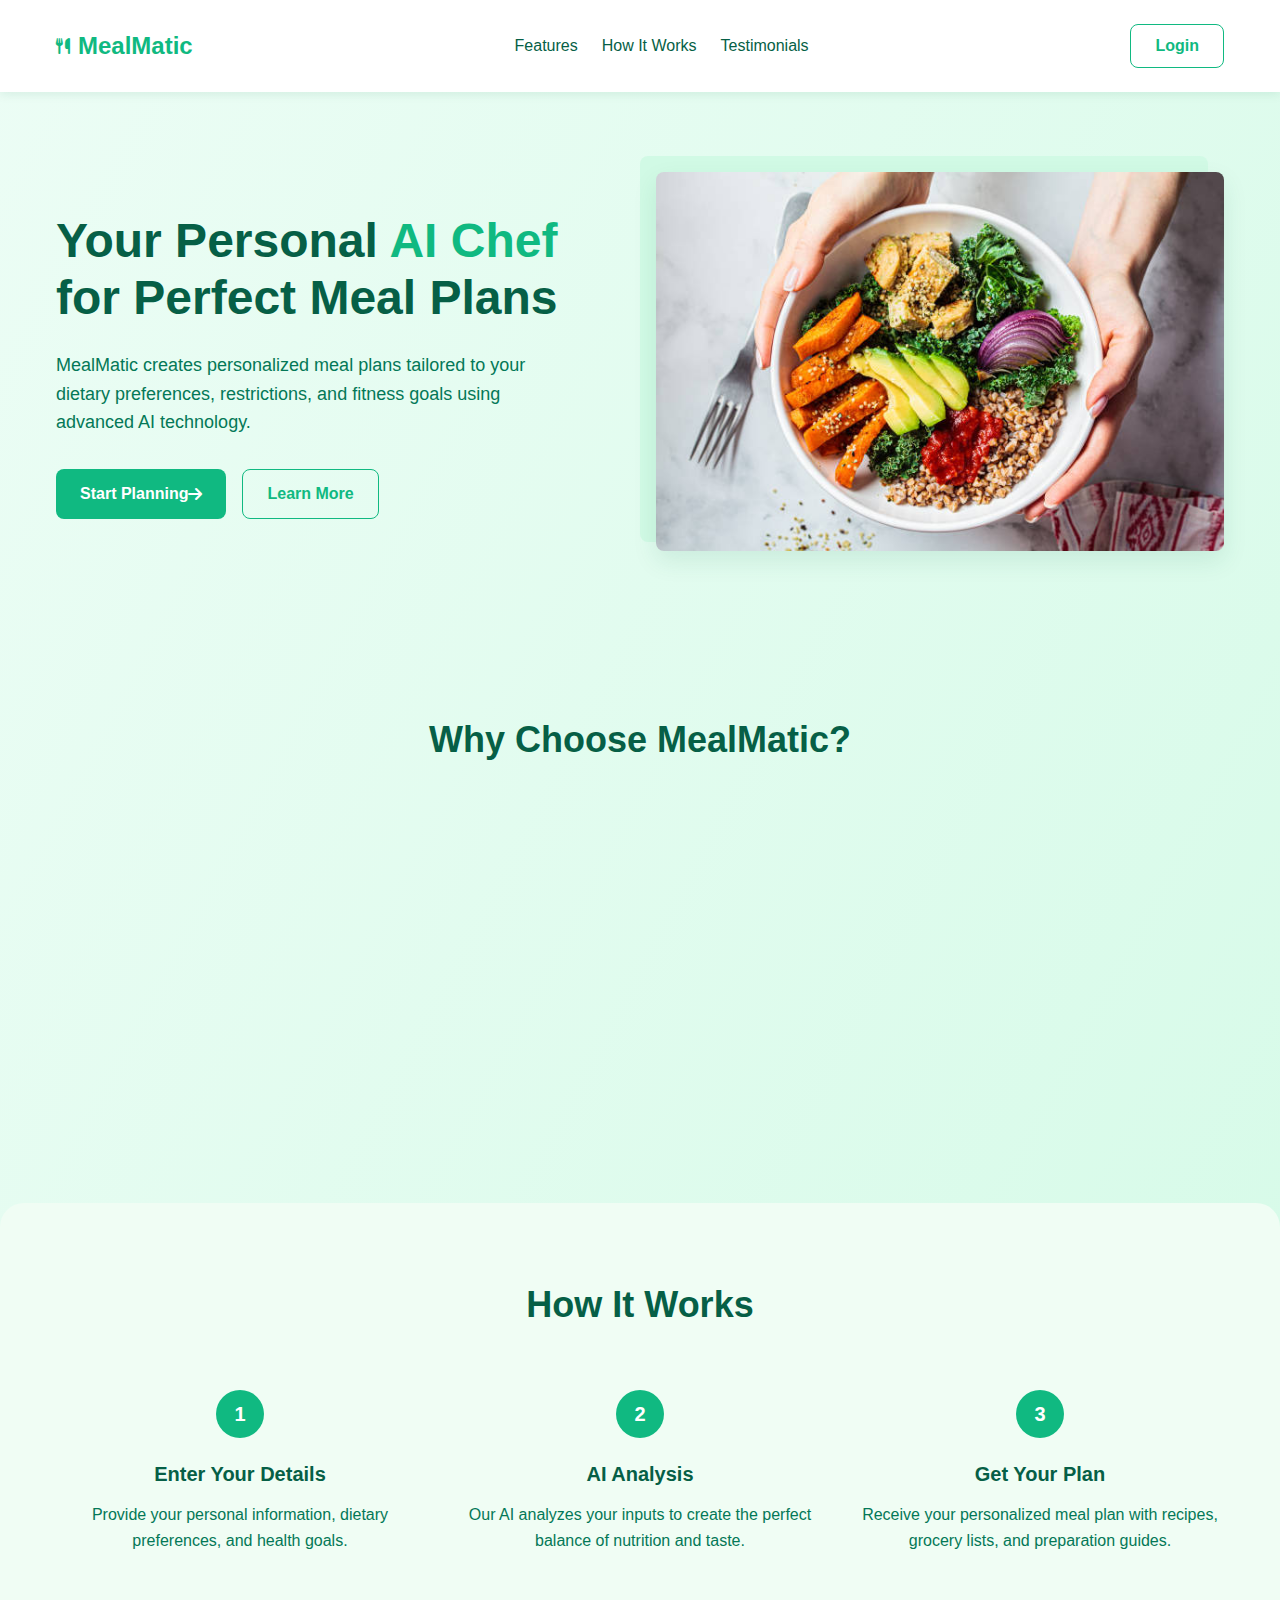
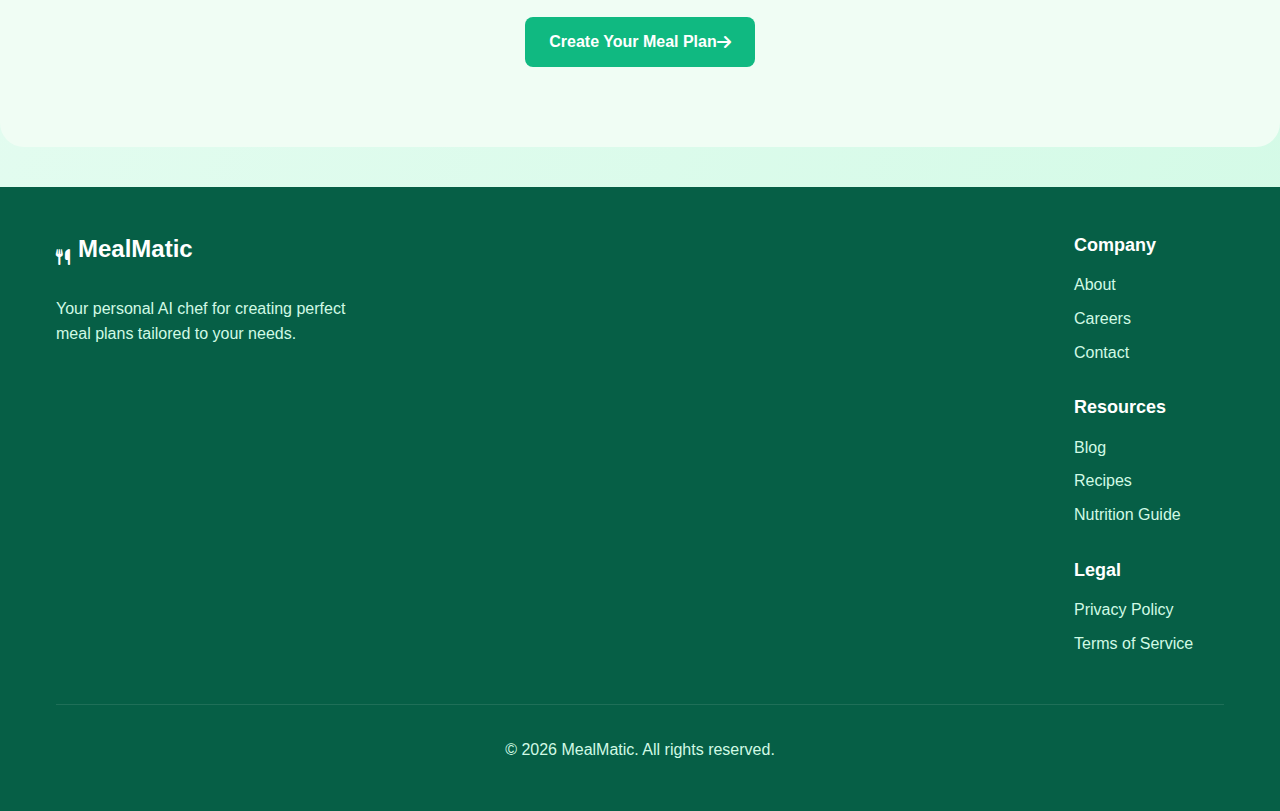
<file: mealmatic/index.html>
<!DOCTYPE html>
<html lang="en">
<head>
  <meta charset="UTF-8">
  <meta name="viewport" content="width=device-width, initial-scale=1.0">
  <title>MealMatic - AI-Powered Meal Planner</title>
  <link rel="stylesheet" href="styles.css">
  <link rel="stylesheet" href="https://cdnjs.cloudflare.com/ajax/libs/font-awesome/6.4.0/css/all.min.css">
</head>
<body>
  <!-- Header -->
  <header class="header">
    <div class="container">
      <div class="header-content">
        <div class="logo">
          <i class="fas fa-utensils"></i>
          <h1>MealMatic</h1>
        </div>
        <nav class="nav">
          <ul>
            <li><a href="#features">Features</a></li>
            <li><a href="#how-it-works">How It Works</a></li>
            <li><a href="#testimonials">Testimonials</a></li>
          </ul>
        </nav>
        <button class="btn btn-outline">Login</button>
      </div>
    </div>
  </header>

<!-- Hero Section -->
<section class="hero">
  <div class="container">
    <div class="hero-content">
      <div class="hero-text">
        <h2>Your Personal <span>AI Chef</span> for Perfect Meal Plans</h2>
        <p>MealMatic creates personalized meal plans tailored to your dietary preferences, restrictions, and fitness goals using advanced AI technology.</p>
        <div class="hero-buttons">
          <a href="meal-planner.html" class="btn btn-primary">Start Planning <i class="fas fa-arrow-right"></i></a>
          <button class="btn btn-outline">Learn More</button>
        </div>
      </div>
      <div class="hero-image">
        <div class="image-container">
          <img src="food.jpg" alt="Healthy meal preparation">
        </div>
      </div>
    </div>
  </div>
</section>

  <!-- Features Section -->
  <section id="features" class="features">
    <div class="container">
      <h2>Why Choose MealMatic?</h2>
      <div class="features-grid">
        <div class="feature-card">
          <div class="feature-icon">
            <i class="fas fa-sparkles"></i>
          </div>
          <h3>Personalized Plans</h3>
          <p>Tailored meal plans based on your unique preferences, dietary restrictions, and fitness goals.</p>
        </div>
        <div class="feature-card">
          <div class="feature-icon">
            <i class="fas fa-calendar"></i>
          </div>
          <h3>Weekly Planning</h3>
          <p>Get a full week of balanced meals with automatic grocery lists and preparation instructions.</p>
        </div>
        <div class="feature-card">
          <div class="feature-icon">
            <i class="fas fa-clock"></i>
          </div>
          <h3>Time-Saving</h3>
          <p>Save hours of meal planning and decision-making with AI-powered recommendations.</p>
        </div>
      </div>
    </div>
  </section>

  <!-- How It Works Section -->
  <section id="how-it-works" class="how-it-works">
    <div class="container">
      <h2>How It Works</h2>
      <div class="steps-grid">
        <div class="step">
          <div class="step-number">1</div>
          <h3>Enter Your Details</h3>
          <p>Provide your personal information, dietary preferences, and health goals.</p>
        </div>
        <div class="step">
          <div class="step-number">2</div>
          <h3>AI Analysis</h3>
          <p>Our AI analyzes your inputs to create the perfect balance of nutrition and taste.</p>
        </div>
        <div class="step">
          <div class="step-number">3</div>
          <h3>Get Your Plan</h3>
          <p>Receive your personalized meal plan with recipes, grocery lists, and preparation guides.</p>
        </div>
      </div>
      <div class="cta-center">
        <a href="meal-planner.html" class="btn btn-primary">Create Your Meal Plan <i class="fas fa-arrow-right"></i></a>
      </div>
    </div>
  </section>

  <!-- Footer -->
  <footer class="footer">
    <div class="container">
      <div class="footer-content">
        <div class="footer-info">
          <div class="logo">
            <i class="fas fa-utensils"></i>
            <h2>MealMatic</h2>
          </div>
          <p>Your personal AI chef for creating perfect meal plans tailored to your needs.</p>
        </div>
        <div class="footer-links">
          <div class="footer-column">
            <h3>Company</h3>
            <ul>
              <li><a href="#">About</a></li>
              <li><a href="#">Careers</a></li>
              <li><a href="#">Contact</a></li>
            </ul>
          </div>
          <div class="footer-column">
            <h3>Resources</h3>
            <ul>
              <li><a href="#">Blog</a></li>
              <li><a href="#">Recipes</a></li>
              <li><a href="#">Nutrition Guide</a></li>
            </ul>
          </div>
          <div class="footer-column">
            <h3>Legal</h3>
            <ul>
              <li><a href="#">Privacy Policy</a></li>
              <li><a href="#">Terms of Service</a></li>
            </ul>
          </div>
        </div>
      </div>
      <div class="footer-bottom">
        <p>&copy; <span id="current-year"></span> MealMatic. All rights reserved.</p>
      </div>
    </div>
  </footer>

  <script src="script.js"></script>
</body>
</html>
</file>
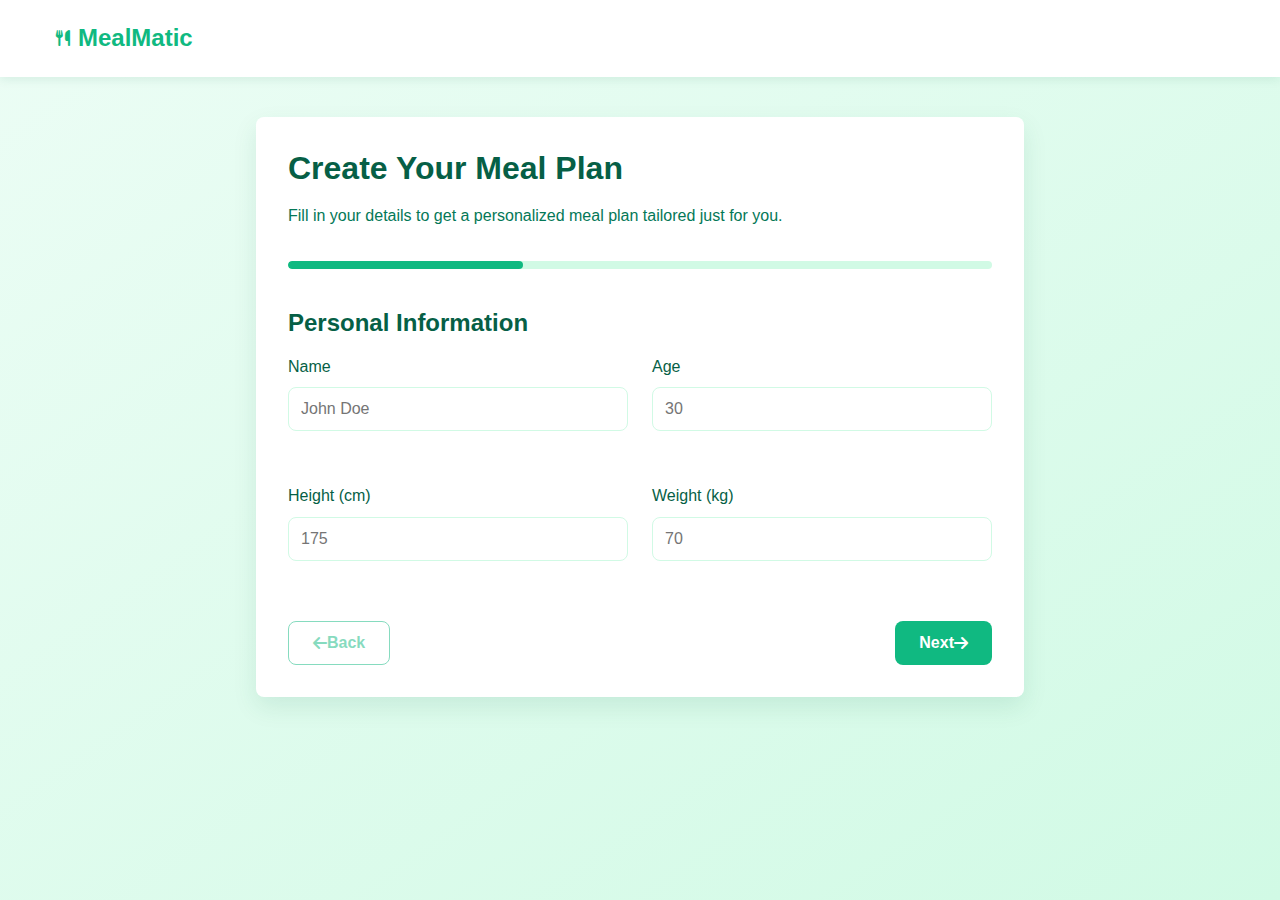
<file: mealmatic/meal-planner.html>
<!DOCTYPE html>
<html lang="en">
<head>
  <meta charset="UTF-8">
  <meta name="viewport" content="width=device-width, initial-scale=1.0">
  <title>Meal Planner - MealMatic</title>
  <link rel="stylesheet" href="styles.css">
  <link rel="stylesheet" href="https://cdnjs.cloudflare.com/ajax/libs/font-awesome/6.4.0/css/all.min.css">
</head>
<body>
  <!-- Header -->
  <header class="header">
    <div class="container">
      <div class="header-content">
        <a href="index.html" class="logo">
          <i class="fas fa-utensils"></i>
          <h1>MealMatic</h1>
        </a>
      </div>
    </div>
  </header>

  <div class="container">
    <div class="form-container">
      <h1>Create Your Meal Plan</h1>
      <p class="form-description">Fill in your details to get a personalized meal plan tailored just for you.</p>

      <!-- Progress Bar -->
      <div class="progress-bar">
        <div class="progress-fill" id="progress-fill"></div>
      </div>

      <form id="meal-planner-form">
        <!-- Step 1: Personal Information -->
        <div class="form-step" id="step-1">
          <h2>Personal Information</h2>
          
          <div class="form-grid">
            <div class="form-group">
              <label for="name">Name</label>
              <input type="text" id="name" name="name" placeholder="John Doe" required>
              <div class="error-message" id="name-error"></div>
            </div>
            
            <div class="form-group">
              <label for="age">Age</label>
              <input type="number" id="age" name="age" placeholder="30" required>
              <div class="error-message" id="age-error"></div>
            </div>
          </div>

          <div class="form-grid">
            <div class="form-group">
              <label for="height">Height (cm)</label>
              <input type="number" id="height" name="height" placeholder="175" required>
              <div class="error-message" id="height-error"></div>
            </div>
            
            <div class="form-group">
              <label for="weight">Weight (kg)</label>
              <input type="number" id="weight" name="weight" placeholder="70" required>
              <div class="error-message" id="weight-error"></div>
            </div>
          </div>
        </div>

        <!-- Step 2: Dietary Preferences -->
        <div class="form-step" id="step-2">
          <h2>Dietary Preferences</h2>
          
          <div class="form-group">
            <label>Dietary Preference</label>
            <div class="radio-group">
              <div class="radio-item">
                <input type="radio" id="vegetarian" name="dietaryPreference" value="vegetarian" required>
                <label for="vegetarian">Vegetarian</label>
              </div>
              <div class="radio-item">
                <input type="radio" id="non-vegetarian" name="dietaryPreference" value="non-vegetarian">
                <label for="non-vegetarian">Non-Vegetarian</label>
              </div>
              <div class="radio-item">
                <input type="radio" id="jain" name="dietaryPreference" value="jain">
                <label for="jain">Jain</label>
              </div>
              <div class="radio-item">
                <input type="radio" id="vegan" name="dietaryPreference" value="vegan">
                <label for="vegan">Vegan</label>
              </div>
            </div>
            <div class="error-message" id="dietary-preference-error"></div>
          </div>

          <div class="form-group">
            <label>Preferred Cuisines</label>
            <p class="form-description">Select at least one cuisine you enjoy.</p>
            <div class="checkbox-grid">
              <div class="checkbox-item">
                <input type="checkbox" id="south-indian" name="cuisinePreferences" value="south-indian">
                <label for="south-indian">South Indian</label>
              </div>
              <div class="checkbox-item">
                <input type="checkbox" id="north-indian" name="cuisinePreferences" value="north-indian">
                <label for="north-indian">North Indian</label>
              </div>
              <div class="checkbox-item">
                <input type="checkbox" id="chinese" name="cuisinePreferences" value="chinese">
                <label for="chinese">Chinese</label>
              </div>
              <div class="checkbox-item">
                <input type="checkbox" id="italian" name="cuisinePreferences" value="italian">
                <label for="italian">Italian</label>
              </div>
              <div class="checkbox-item">
                <input type="checkbox" id="mediterranean" name="cuisinePreferences" value="mediterranean">
                <label for="mediterranean">Mediterranean</label>
              </div>
              <div class="checkbox-item">
                <input type="checkbox" id="mexican" name="cuisinePreferences" value="mexican">
                <label for="mexican">Mexican</label>
              </div>
              <div class="checkbox-item">
                <input type="checkbox" id="thai" name="cuisinePreferences" value="thai">
                <label for="thai">Thai</label>
              </div>
              <div class="checkbox-item">
                <input type="checkbox" id="japanese" name="cuisinePreferences" value="japanese">
                <label for="japanese">Japanese</label>
              </div>
            </div>
            <div class="error-message" id="cuisine-preferences-error"></div>
          </div>
        </div>

        <!-- Step 3: Health Information -->
        <div class="form-step" id="step-3">
          <h2>Health Information</h2>
          
          <div class="form-group">
            <label>Dietary Restrictions</label>
            <p class="form-description">Select any dietary restrictions you have.</p>
            <div class="checkbox-grid">
              <div class="checkbox-item">
                <input type="checkbox" id="gluten-free" name="dietaryRestrictions" value="gluten-free">
                <label for="gluten-free">Gluten-Free</label>
              </div>
              <div class="checkbox-item">
                <input type="checkbox" id="lactose-intolerant" name="dietaryRestrictions" value="lactose-intolerant">
                <label for="lactose-intolerant">Lactose Intolerant</label>
              </div>
              <div class="checkbox-item">
                <input type="checkbox" id="nut-allergy" name="dietaryRestrictions" value="nut-allergy">
                <label for="nut-allergy">Nut Allergy</label>
              </div>
              <div class="checkbox-item">
                <input type="checkbox" id="low-carb" name="dietaryRestrictions" value="low-carb">
                <label for="low-carb">Low Carb</label>
              </div>
              <div class="checkbox-item">
                <input type="checkbox" id="low-sugar" name="dietaryRestrictions" value="low-sugar">
                <label for="low-sugar">Low Sugar</label>
              </div>
              <div class="checkbox-item">
                <input type="checkbox" id="low-sodium" name="dietaryRestrictions" value="low-sodium">
                <label for="low-sodium">Low Sodium</label>
              </div>
            </div>
          </div>

          <div class="form-group">
            <label for="activity-level">Activity Level</label>
            <select id="activity-level" name="activityLevel" required>
              <option value="" disabled selected>Select your activity level</option>
              <option value="sedentary">Sedentary (little or no exercise)</option>
              <option value="light">Light (light exercise 1-3 days/week)</option>
              <option value="moderate">Moderate (moderate exercise 3-5 days/week)</option>
              <option value="active">Active (hard exercise 6-7 days/week)</option>
              <option value="very-active">Very Active (very hard exercise & physical job)</option>
            </select>
            <div class="error-message" id="activity-level-error"></div>
          </div>
        </div>

        <div class="form-buttons">
          <button type="button" id="prev-btn" class="btn btn-outline" disabled>
            <i class="fas fa-arrow-left"></i> Back
          </button>
          <button type="button" id="next-btn" class="btn btn-primary">
            Next <i class="fas fa-arrow-right"></i>
          </button>
        </div>
      </form>
    </div>
  </div>

  <script src="meal-planner.js"></script>
</body>
</html>
</file>
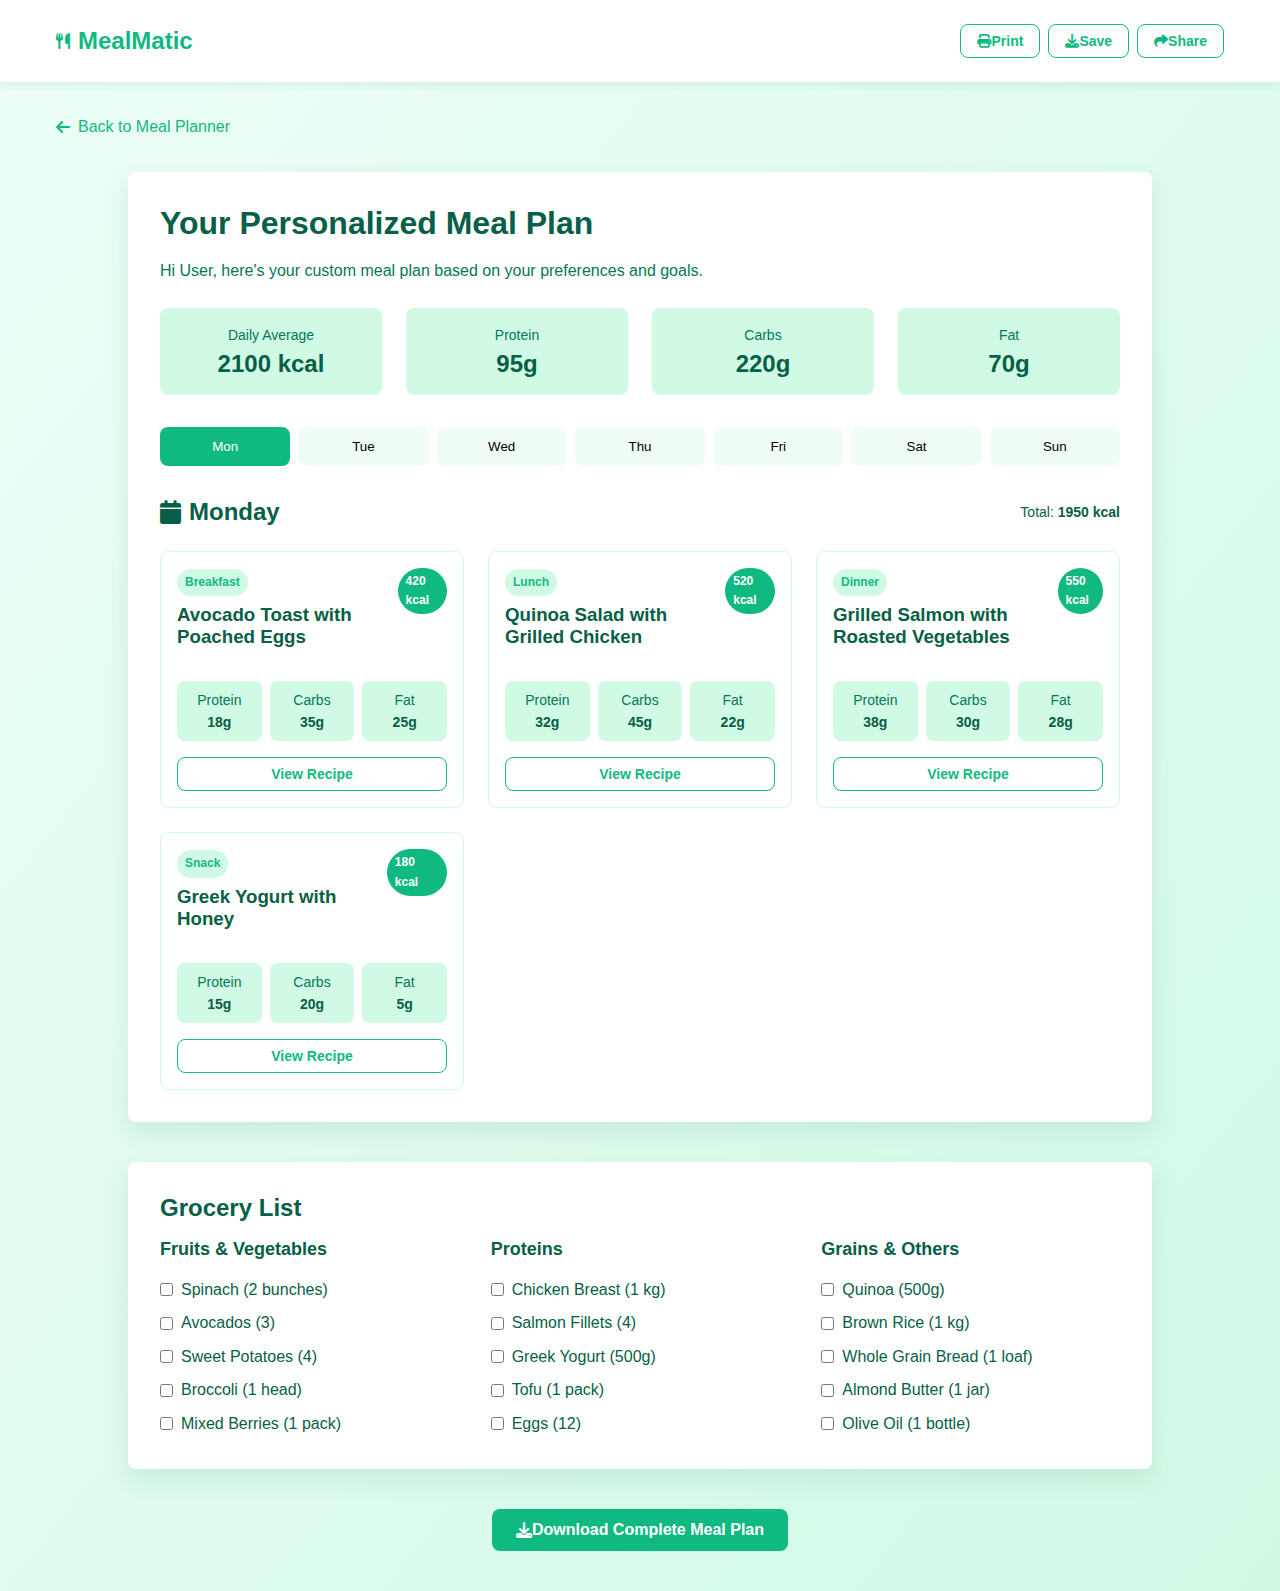
<file: mealmatic/results.html>
<!DOCTYPE html>
<html lang="en">
<head>
  <meta charset="UTF-8">
  <meta name="viewport" content="width=device-width, initial-scale=1.0">
  <title>Your Meal Plan - MealMatic</title>
  <link rel="stylesheet" href="styles.css">
  <link rel="stylesheet" href="https://cdnjs.cloudflare.com/ajax/libs/font-awesome/6.4.0/css/all.min.css">
</head>
<body>
  <!-- Header -->
  <header class="header">
    <div class="container">
      <div class="header-content">
        <a href="index.html" class="logo">
          <i class="fas fa-utensils"></i>
          <h1>MealMatic</h1>
        </a>
        <div class="header-buttons">
          <button class="btn btn-outline btn-sm">
            <i class="fas fa-print"></i> Print
          </button>
          <button class="btn btn-outline btn-sm">
            <i class="fas fa-download"></i> Save
          </button>
          <button class="btn btn-outline btn-sm">
            <i class="fas fa-share"></i> Share
          </button>
        </div>
      </div>
    </div>
  </header>

  <div class="container">
    <div class="back-link">
      <a href="meal-planner.html">
        <i class="fas fa-arrow-left"></i> Back to Meal Planner
      </a>
    </div>
    
    <div class="results-container">
      <div class="results-card">
        <h1>Your Personalized Meal Plan</h1>
        <p class="results-description">Hi <span id="user-name">User</span>, here's your custom meal plan based on your preferences and goals.</p>
        
        <div class="nutrition-summary">
          <div class="nutrition-item">
            <p>Daily Average</p>
            <h3 id="daily-calories">2100 kcal</h3>
          </div>
          <div class="nutrition-item">
            <p>Protein</p>
            <h3 id="daily-protein">95g</h3>
          </div>
          <div class="nutrition-item">
            <p>Carbs</p>
            <h3 id="daily-carbs">220g</h3>
          </div>
          <div class="nutrition-item">
            <p>Fat</p>
            <h3 id="daily-fat">70g</h3>
          </div>
        </div>
        
        <div class="tabs">
          <div class="tab-list" id="day-tabs">
            <button class="tab-button active" data-day="monday">Mon</button>
            <button class="tab-button" data-day="tuesday">Tue</button>
            <button class="tab-button" data-day="wednesday">Wed</button>
            <button class="tab-button" data-day="thursday">Thu</button>
            <button class="tab-button" data-day="friday">Fri</button>
            <button class="tab-button" data-day="saturday">Sat</button>
            <button class="tab-button" data-day="sunday">Sun</button>
          </div>
          
          <div class="tab-content">
            <div class="tab-pane active" id="monday">
              <div class="day-header">
                <h2><i class="fas fa-calendar"></i> Monday</h2>
                <div class="day-total">
                  <span>Total: </span>
                  <span class="day-calories">1950 kcal</span>
                </div>
              </div>
              
              <div class="meal-grid">
                <!-- Breakfast -->
                <div class="meal-card">
                  <div class="meal-header">
                    <div>
                      <span class="meal-badge">Breakfast</span>
                      <h3>Avocado Toast with Poached Eggs</h3>
                    </div>
                    <span class="calories-badge">420 kcal</span>
                  </div>
                  <div class="meal-content">
                    <div class="meal-nutrients">
                      <div class="nutrient">
                        <p>Protein</p>
                        <p class="nutrient-value">18g</p>
                      </div>
                      <div class="nutrient">
                        <p>Carbs</p>
                        <p class="nutrient-value">35g</p>
                      </div>
                      <div class="nutrient">
                        <p>Fat</p>
                        <p class="nutrient-value">25g</p>
                      </div>
                    </div>
                  </div>
                  <div class="meal-footer">
                    <button class="btn btn-outline btn-sm btn-full">View Recipe</button>
                  </div>
                </div>
                
                <!-- Lunch -->
                <div class="meal-card">
                  <div class="meal-header">
                    <div>
                      <span class="meal-badge">Lunch</span>
                      <h3>Quinoa Salad with Grilled Chicken</h3>
                    </div>
                    <span class="calories-badge">520 kcal</span>
                  </div>
                  <div class="meal-content">
                    <div class="meal-nutrients">
                      <div class="nutrient">
                        <p>Protein</p>
                        <p class="nutrient-value">32g</p>
                      </div>
                      <div class="nutrient">
                        <p>Carbs</p>
                        <p class="nutrient-value">45g</p>
                      </div>
                      <div class="nutrient">
                        <p>Fat</p>
                        <p class="nutrient-value">22g</p>
                      </div>
                    </div>
                  </div>
                  <div class="meal-footer">
                    <button class="btn btn-outline btn-sm btn-full">View Recipe</button>
                  </div>
                </div>
                
                <!-- Dinner -->
                <div class="meal-card">
                  <div class="meal-header">
                    <div>
                      <span class="meal-badge">Dinner</span>
                      <h3>Grilled Salmon with Roasted Vegetables</h3>
                    </div>
                    <span class="calories-badge">550 kcal</span>
                  </div>
                  <div class="meal-content">
                    <div class="meal-nutrients">
                      <div class="nutrient">
                        <p>Protein</p>
                        <p class="nutrient-value">38g</p>
                      </div>
                      <div class="nutrient">
                        <p>Carbs</p>
                        <p class="nutrient-value">30g</p>
                      </div>
                      <div class="nutrient">
                        <p>Fat</p>
                        <p class="nutrient-value">28g</p>
                      </div>
                    </div>
                  </div>
                  <div class="meal-footer">
                    <button class="btn btn-outline btn-sm btn-full">View Recipe</button>
                  </div>
                </div>
                
                <!-- Snack -->
                <div class="meal-card">
                  <div class="meal-header">
                    <div>
                      <span class="meal-badge">Snack</span>
                      <h3>Greek Yogurt with Honey</h3>
                    </div>
                    <span class="calories-badge">180 kcal</span>
                  </div>
                  <div class="meal-content">
                    <div class="meal-nutrients">
                      <div class="nutrient">
                        <p>Protein</p>
                        <p class="nutrient-value">15g</p>
                      </div>
                      <div class="nutrient">
                        <p>Carbs</p>
                        <p class="nutrient-value">20g</p>
                      </div>
                      <div class="nutrient">
                        <p>Fat</p>
                        <p class="nutrient-value">5g</p>
                      </div>
                    </div>
                  </div>
                  <div class="meal-footer">
                    <button class="btn btn-outline btn-sm btn-full">View Recipe</button>
                  </div>
                </div>
              </div>
            </div>
            
            <!-- Other days would be populated by JavaScript -->
            <div class="tab-pane" id="tuesday"></div>
            <div class="tab-pane" id="wednesday"></div>
            <div class="tab-pane" id="thursday"></div>
            <div class="tab-pane" id="friday"></div>
            <div class="tab-pane" id="saturday"></div>
            <div class="tab-pane" id="sunday"></div>
          </div>
        </div>
      </div>
      
      <div class="results-card">
        <h2>Grocery List</h2>
        
        <div class="grocery-grid">
          <div class="grocery-category">
            <h3>Fruits & Vegetables</h3>
            <ul class="grocery-list">
              <li>
                <input type="checkbox" id="grocery-1">
                <label for="grocery-1">Spinach (2 bunches)</label>
              </li>
              <li>
                <input type="checkbox" id="grocery-2">
                <label for="grocery-2">Avocados (3)</label>
              </li>
              <li>
                <input type="checkbox" id="grocery-3">
                <label for="grocery-3">Sweet Potatoes (4)</label>
              </li>
              <li>
                <input type="checkbox" id="grocery-4">
                <label for="grocery-4">Broccoli (1 head)</label>
              </li>
              <li>
                <input type="checkbox" id="grocery-5">
                <label for="grocery-5">Mixed Berries (1 pack)</label>
              </li>
            </ul>
          </div>
          
          <div class="grocery-category">
            <h3>Proteins</h3>
            <ul class="grocery-list">
              <li>
                <input type="checkbox" id="grocery-6">
                <label for="grocery-6">Chicken Breast (1 kg)</label>
              </li>
              <li>
                <input type="checkbox" id="grocery-7">
                <label for="grocery-7">Salmon Fillets (4)</label>
              </li>
              <li>
                <input type="checkbox" id="grocery-8">
                <label for="grocery-8">Greek Yogurt (500g)</label>
              </li>
              <li>
                <input type="checkbox" id="grocery-9">
                <label for="grocery-9">Tofu (1 pack)</label>
              </li>
              <li>
                <input type="checkbox" id="grocery-10">
                <label for="grocery-10">Eggs (12)</label>
              </li>
            </ul>
          </div>
          
          <div class="grocery-category">
            <h3>Grains & Others</h3>
            <ul class="grocery-list">
              <li>
                <input type="checkbox" id="grocery-11">
                <label for="grocery-11">Quinoa (500g)</label>
              </li>
              <li>
                <input type="checkbox" id="grocery-12">
                <label for="grocery-12">Brown Rice (1 kg)</label>
              </li>
              <li>
                <input type="checkbox" id="grocery-13">
                <label for="grocery-13">Whole Grain Bread (1 loaf)</label>
              </li>
              <li>
                <input type="checkbox" id="grocery-14">
                <label for="grocery-14">Almond Butter (1 jar)</label>
              </li>
              <li>
                <input type="checkbox" id="grocery-15">
                <label for="grocery-15">Olive Oil (1 bottle)</label>
              </li>
            </ul>
          </div>
        </div>
      </div>
      
      <div class="download-button">
        <button class="btn btn-primary">
          <i class="fas fa-download"></i> Download Complete Meal Plan
        </button>
      </div>
    </div>
  </div>

  <script src="results.js"></script>
</body>
</html>
</file>
<file: mealmatic/styles.css>
/* Base Styles */
:root {
    --primary: #10b981;
    --primary-dark: #059669;
    --primary-light: #d1fae5;
    --secondary: #f0fdf4;
    --text-primary: #065f46;
    --text-secondary: #047857;
    --text-light: #d1fae5;
    --background: #ffffff;
    --background-alt: #f0fdf4;
    --border: #d1fae5;
    --shadow: rgba(6, 95, 70, 0.1);
    --radius: 0.5rem;
  }
  
  * {
    margin: 0;
    padding: 0;
    box-sizing: border-box;
  }
  
  body {
    font-family: 'Segoe UI', Tahoma, Geneva, Verdana, sans-serif;
    line-height: 1.6;
    color: var(--text-primary);
    background: linear-gradient(to bottom right, #ecfdf5, #d1fae5);
    min-height: 100vh;
  }
  
  .container {
    width: 100%;
    max-width: 1200px;
    margin: 0 auto;
    padding: 0 1rem;
  }
  
  h1, h2, h3, h4, h5, h6 {
    font-weight: 700;
    line-height: 1.2;
    margin-bottom: 1rem;
  }
  
  a {
    color: var(--primary);
    text-decoration: none;
    transition: color 0.3s ease;
  }
  
  a:hover {
    color: var(--primary-dark);
  }
  
  ul {
    list-style: none;
  }
  
  img {
    max-width: 100%;
    height: auto;
  }
  
  /* Button Styles */
  .btn {
    display: inline-flex;
    align-items: center;
    justify-content: center;
    padding: 0.75rem 1.5rem;
    border-radius: var(--radius);
    font-weight: 600;
    cursor: pointer;
    transition: all 0.3s ease;
    border: none;
    font-size: 1rem;
  }
  
  .btn-primary {
    background-color: var(--primary);
    color: white;
  }
  
  .btn-primary:hover {
    background-color: var(--primary-dark);
  }
  
  .btn-outline {
    background-color: transparent;
    border: 1px solid var(--primary);
    color: var(--primary);
  }
  
  .btn-outline:hover {
    background-color: var(--primary-light);
  }
  
  .btn-sm {
    padding: 0.5rem 1rem;
    font-size: 0.875rem;
  }
  
  .btn-full {
    width: 100%;
  }
  
  .btn:disabled {
    opacity: 0.5;
    cursor: not-allowed;
  }
  
  /* Header Styles */
  .header {
    background-color: white;
    padding: 1.5rem 0;
    box-shadow: 0 2px 10px var(--shadow);
  }
  
  .header-content {
    display: flex;
    justify-content: space-between;
    align-items: center;
  }
  
  .logo {
    display: flex;
    align-items: center;
    gap: 0.5rem;
    color: var(--primary);
    text-decoration: none;
  }
  
  .logo h1 {
    font-size: 1.5rem;
    margin-bottom: 0;
  }
  
  .nav ul {
    display: flex;
    gap: 1.5rem;
  }
  
  .nav a {
    color: var(--text-primary);
    font-weight: 500;
  }
  
  .nav a:hover {
    color: var(--primary);
  }
  
  .header-buttons {
    display: flex;
    gap: 0.5rem;
  }
  
  /* Hero Section */
  .hero {
    padding: 5rem 0;
  }
  
  .hero-content {
    display: flex;
    align-items: center;
    gap: 2rem;
  }
  
  .hero-text {
    flex: 1;
  }
  
  .hero-text h2 {
    font-size: 3rem;
    color: var(--text-primary);
    margin-bottom: 1.5rem;
  }
  
  .hero-text span {
    color: var(--primary);
  }
  
  .hero-text p {
    font-size: 1.125rem;
    color: var(--text-secondary);
    margin-bottom: 2rem;
    max-width: 32rem;
  }
  
  .hero-buttons {
    display: flex;
    gap: 1rem;
    flex-wrap: wrap;
  }
  
  .hero-image {
    flex: 1;
    display: flex;
    justify-content: center;
  }
  
  .image-container {
    position: relative;
  }
  
  .image-container::before {
    content: '';
    position: absolute;
    top: -1rem;
    left: -1rem;
    width: 100%;
    height: 100%;
    background-color: var(--primary-light);
    border-radius: var(--radius);
    z-index: -1;
  }
  
  .image-container img {
    border-radius: var(--radius);
    box-shadow: 0 10px 25px var(--shadow);
  }
  
  /* Features Section */
  .features {
    padding: 5rem 0;
  }
  
  .features h2 {
    text-align: center;
    font-size: 2.25rem;
    margin-bottom: 4rem;
  }
  
  .features-grid {
    display: grid;
    grid-template-columns: repeat(auto-fit, minmax(300px, 1fr));
    gap: 2rem;
  }
  
  .feature-card {
    background-color: white;
    padding: 2rem;
    border-radius: var(--radius);
    box-shadow: 0 4px 12px var(--shadow);
    transition: transform 0.3s ease, box-shadow 0.3s ease;
  }
  
  .feature-card:hover {
    transform: translateY(-5px);
    box-shadow: 0 10px 25px var(--shadow);
  }
  
  .feature-icon {
    background-color: var(--primary-light);
    width: fit-content;
    padding: 0.75rem;
    border-radius: 9999px;
    margin-bottom: 1.5rem;
  }
  
  .feature-icon i {
    color: var(--primary);
    font-size: 1.5rem;
  }
  
  .feature-card h3 {
    font-size: 1.25rem;
    margin-bottom: 1rem;
  }
  
  .feature-card p {
    color: var(--text-secondary);
  }
  
  /* How It Works Section */
  .how-it-works {
    padding: 5rem 0;
    background-color: var(--background-alt);
    border-radius: 1.5rem;
    margin: 2.5rem 0;
  }
  
  .how-it-works h2 {
    text-align: center;
    font-size: 2.25rem;
    margin-bottom: 4rem;
  }
  
  .steps-grid {
    display: grid;
    grid-template-columns: repeat(auto-fit, minmax(250px, 1fr));
    gap: 2rem;
  }
  
  .step {
    display: flex;
    flex-direction: column;
    align-items: center;
    text-align: center;
  }
  
  .step-number {
    background-color: var(--primary);
    color: white;
    width: 3rem;
    height: 3rem;
    border-radius: 9999px;
    display: flex;
    align-items: center;
    justify-content: center;
    font-size: 1.25rem;
    font-weight: bold;
    margin-bottom: 1.5rem;
  }
  
  .step h3 {
    font-size: 1.25rem;
    margin-bottom: 1rem;
  }
  
  .step p {
    color: var(--text-secondary);
  }
  
  .cta-center {
    display: flex;
    justify-content: center;
    margin-top: 4rem;
  }
  
  /* Footer */
  .footer {
    background-color: var(--text-primary);
    color: white;
    padding: 3rem 0;
  }
  
  .footer-content {
    display: flex;
    flex-wrap: wrap;
    justify-content: space-between;
    gap: 2rem;
  }
  
  .footer-info {
    flex: 1;
    min-width: 250px;
  }
  
  .footer-info .logo {
    color: white;
    margin-bottom: 1rem;
  }
  
  .footer-info p {
    color: var(--text-light);
    max-width: 20rem;
  }
  
  .footer-links {
    display: grid;
    grid-template-columns: repeat(auto-fit, minmax(150px, 1fr));
    gap: 2rem;
  }
  
  .footer-column h3 {
    font-size: 1.125rem;
    margin-bottom: 1rem;
  }
  
  .footer-column ul {
    display: flex;
    flex-direction: column;
    gap: 0.5rem;
  }
  
  .footer-column a {
    color: var(--text-light);
    transition: color 0.3s ease;
  }
  
  .footer-column a:hover {
    color: white;
  }
  
  .footer-bottom {
    border-top: 1px solid rgba(255, 255, 255, 0.1);
    margin-top: 3rem;
    padding-top: 2rem;
    text-align: center;
    color: var(--text-light);
  }
  
  /* Form Styles */
  .form-container {
    background-color: white;
    border-radius: var(--radius);
    box-shadow: 0 10px 25px var(--shadow);
    padding: 2rem;
    margin: 2.5rem 0;
    max-width: 48rem;
    margin-left: auto;
    margin-right: auto;
  }
  
  .form-description {
    color: var(--text-secondary);
    margin-bottom: 2rem;
  }
  
  .progress-bar {
    width: 100%;
    height: 0.5rem;
    background-color: var(--primary-light);
    border-radius: 9999px;
    margin-bottom: 2.5rem;
    overflow: hidden;
  }
  
  .progress-fill {
    height: 100%;
    background-color: var(--primary);
    border-radius: 9999px;
    transition: width 0.3s ease;
  }
  
  .form-step {
    display: none;
    animation: fadeIn 0.5s ease;
  }
  
  .form-step.active {
    display: block;
  }
  
  @keyframes fadeIn {
    from { opacity: 0; }
    to { opacity: 1; }
  }
  
  .form-grid {
    display: grid;
    grid-template-columns: repeat(auto-fit, minmax(250px, 1fr));
    gap: 1.5rem;
    margin-bottom: 1.5rem;
  }
  
  .form-group {
    margin-bottom: 1.5rem;
  }
  
  .form-group label {
    display: block;
    font-weight: 500;
    margin-bottom: 0.5rem;
  }
  
  .form-group input,
  .form-group select {
    width: 100%;
    padding: 0.75rem;
    border: 1px solid var(--border);
    border-radius: var(--radius);
    font-size: 1rem;
    transition: border-color 0.3s ease;
  }
  
  .form-group input:focus,
  .form-group select:focus {
    outline: none;
    border-color: var(--primary);
  }
  
  .radio-group,
  .checkbox-grid {
    display: grid;
    grid-template-columns: repeat(auto-fit, minmax(200px, 1fr));
    gap: 1rem;
  }
  
  .radio-item,
  .checkbox-item {
    display: flex;
    align-items: center;
    gap: 0.5rem;
  }
  
  .error-message {
    color: #ef4444;
    font-size: 0.875rem;
    margin-top: 0.25rem;
  }
  
  .form-buttons {
    display: flex;
    justify-content: space-between;
    margin-top: 2rem;
  }
  
  /* Results Page Styles */
  .back-link {
    margin: 2rem 0;
  }
  
  .back-link a {
    display: flex;
    align-items: center;
    gap: 0.5rem;
  }
  
  .results-container {
    max-width: 64rem;
    margin: 0 auto;
  }
  
  .results-card {
    background-color: white;
    border-radius: var(--radius);
    box-shadow: 0 10px 25px var(--shadow);
    padding: 2rem;
    margin-bottom: 2.5rem;
  }
  
  .results-description {
    color: var(--text-secondary);
    margin-bottom: 1.5rem;
  }
  
  .nutrition-summary {
    display: grid;
    grid-template-columns: repeat(auto-fit, minmax(150px, 1fr));
    gap: 1.5rem;
    margin-bottom: 2rem;
  }
  
  .nutrition-item {
    background-color: var(--primary-light);
    padding: 1rem;
    border-radius: var(--radius);
    text-align: center;
  }
  
  .nutrition-item p {
    font-size: 0.875rem;
    color: var(--text-secondary);
    margin-bottom: 0.25rem;
  }
  
  .nutrition-item h3 {
    font-size: 1.5rem;
    margin-bottom: 0;
  }
  
  .tabs {
    margin-top: 2rem;
  }
  
  .tab-list {
    display: grid;
    grid-template-columns: repeat(7, 1fr);
    gap: 0.5rem;
    margin-bottom: 2rem;
  }
  
  .tab-button {
    padding: 0.75rem;
    background-color: var(--background-alt);
    border: none;
    border-radius: var(--radius);
    font-weight: 500;
    cursor: pointer;
    transition: all 0.3s ease;
  }
  
  .tab-button.active {
    background-color: var(--primary);
    color: white;
  }
  
  .tab-pane {
    display: none;
  }
  
  .tab-pane.active {
    display: block;
    animation: fadeIn 0.5s ease;
  }
  
  .day-header {
    display: flex;
    justify-content: space-between;
    align-items: center;
    margin-bottom: 1.5rem;
  }
  
  .day-header h2 {
    display: flex;
    align-items: center;
    gap: 0.5rem;
    margin-bottom: 0;
  }
  
  .day-total {
    font-size: 0.875rem;
  }
  
  .day-calories {
    font-weight: 600;
  }
  
  .meal-grid {
    display: grid;
    grid-template-columns: repeat(auto-fit, minmax(300px, 1fr));
    gap: 1.5rem;
  }
  
  .meal-card {
    border: 1px solid var(--border);
    border-radius: var(--radius);
    overflow: hidden;
  }
  
  .meal-header {
    padding: 1rem;
    display: flex;
    justify-content: space-between;
    align-items: flex-start;
  }
  
  .meal-badge {
    display: inline-block;
    background-color: var(--primary-light);
    color: var(--primary);
    padding: 0.25rem 0.5rem;
    border-radius: 9999px;
    font-size: 0.75rem;
    font-weight: 600;
    margin-bottom: 0.5rem;
  }
  
  .calories-badge {
    background-color: var(--primary);
    color: white;
    padding: 0.25rem 0.5rem;
    border-radius: 9999px;
    font-size: 0.75rem;
    font-weight: 600;
  }
  
  .meal-content {
    padding: 0 1rem;
  }
  
  .meal-nutrients {
    display: grid;
    grid-template-columns: repeat(3, 1fr);
    gap: 0.5rem;
    text-align: center;
  }
  
  .nutrient {
    background-color: var(--primary-light);
    padding: 0.5rem;
    border-radius: var(--radius);
  }
  
  .nutrient p {
    font-size: 0.875rem;
    color: var(--text-secondary);
    margin: 0;
  }
  
  .nutrient-value {
    font-weight: 600;
    color: var(--text-primary) !important;
  }
  
  .meal-footer {
    padding: 1rem;
  }
  
  .grocery-grid {
    display: grid;
    grid-template-columns: repeat(auto-fit, minmax(250px, 1fr));
    gap: 2rem;
  }
  
  .grocery-category h3 {
    font-size: 1.125rem;
    margin-bottom: 1rem;
  }
  
  .grocery-list {
    display: flex;
    flex-direction: column;
    gap: 0.5rem;
  }
  
  .grocery-list li {
    display: flex;
    align-items: center;
    gap: 0.5rem;
  }
  
  .download-button {
    display: flex;
    justify-content: center;
    margin-bottom: 2.5rem;
  }
  
  /* Responsive Styles */
  @media (max-width: 768px) {
    .hero-content {
      flex-direction: column;
    }
    
    .hero-text h2 {
      font-size: 2.25rem;
    }
    
    .nav {
      display: none;
    }
    
    .tab-list {
      grid-template-columns: repeat(3, 1fr);
    }
    
    .tab-button:nth-child(n+4) {
      grid-column: span 1;
    }
  }
  
  @media (max-width: 480px) {
    .btn {
      width: 100%;
    }
    
    .hero-buttons {
      flex-direction: column;
    }
    
    .header-buttons {
      display: none;
    }
  }
</file>
